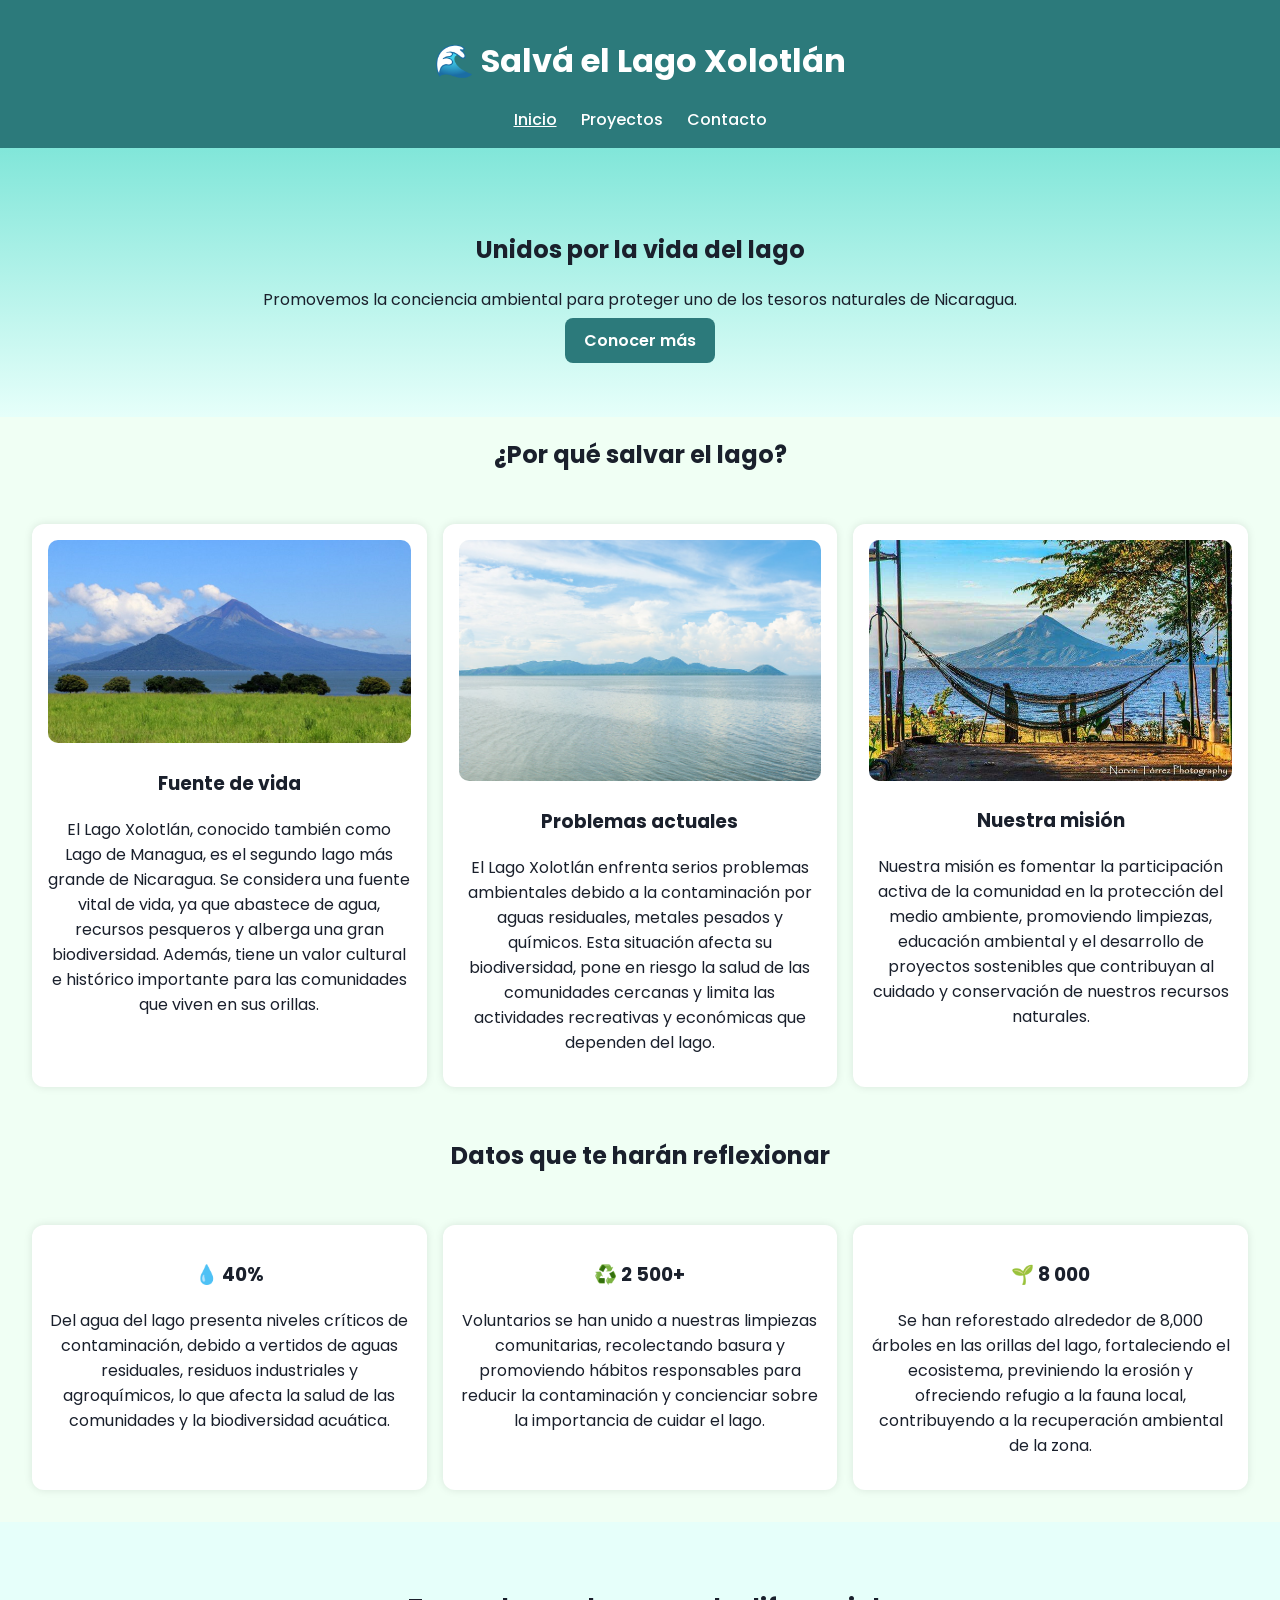
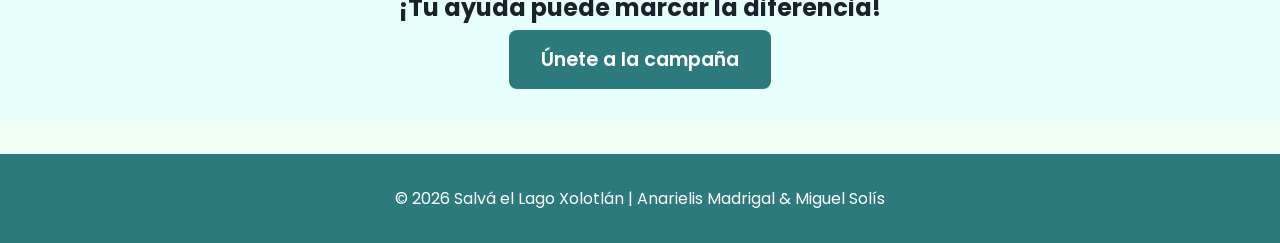
<file: index.html>
<!DOCTYPE html>
<html lang="es">
<head>
  <meta charset="UTF-8">
  <meta name="viewport" content="width=device-width, initial-scale=1.0">
  <title>Salvá el Lago Xolotlán</title>
  <meta name="description" content="Campaña ambiental para proteger el Lago Xolotlán en Managua, Nicaragua.">
  <meta name="author" content="Anarielis Madrigal y Miguel Solís">
  <meta name="keywords" content="lago xolotlan, medio ambiente, nicaragua, reforestación, agua, limpieza">
  <link rel="icon" href="imagenes/favicon.png" type="image/png">
  <link href="https://fonts.googleapis.com/css2?family=Poppins:wght@300;500;700&display=swap" rel="stylesheet">
  <link rel="stylesheet" href="css/style.css">
</head>
<body>
  <header class="header">
    <h1>🌊 Salvá el Lago Xolotlán</h1>
    <nav>
      <a href="index.html" class="active">Inicio</a>
      <a href="productos.html">Proyectos</a>
      <a href="contacto.html">Contacto</a>
    </nav>
  </header>

  <section class="hero">
    <h2>Unidos por la vida del lago</h2>
    <p>Promovemos la conciencia ambiental para proteger uno de los tesoros naturales de Nicaragua.</p>
    <a href="productos.html" class="btn">Conocer más</a>
  </section>

  <section class="info">
    <h2>¿Por qué salvar el lago?</h2>
    <div class="cards">
      <article>
        <img src="imagenes/Lago_Xolotlan_1.jpg" alt="Lago Xolotlán">
        <h3>Fuente de vida</h3>
        <p>El Lago Xolotlán, conocido también como Lago de Managua, es el segundo lago más grande de Nicaragua. Se considera una fuente vital de vida, ya que abastece de agua, recursos pesqueros y alberga una gran biodiversidad. Además, tiene un valor cultural e histórico importante para las comunidades que viven en sus orillas.</p>
      </article>
      <article>
        <img src="imagenes/Lago_Xolotlan_2.jpg" alt="Contaminación en el lago">
        <h3>Problemas actuales</h3>
        <p>El Lago Xolotlán enfrenta serios problemas ambientales debido a la contaminación por aguas residuales, metales pesados y químicos. Esta situación afecta su biodiversidad, pone en riesgo la salud de las comunidades cercanas y limita las actividades recreativas y económicas que dependen del lago.</p>
      </article>
      <article>
        <img src="imagenes/Lago_Xolotlan_4.jpg" alt="Voluntarios">
        <h3>Nuestra misión</h3>
        <p>Nuestra misión es fomentar la participación activa de la comunidad en la protección del medio ambiente, promoviendo limpiezas, educación ambiental y el desarrollo de proyectos sostenibles que contribuyan al cuidado y conservación de nuestros recursos naturales.</p>
      </article>
    </div>
  </section>

  <section class="impacto">
    <h2>Datos que te harán reflexionar</h2>
    <div class="cards">
      <article><h3>💧 40%</h3><p>Del agua del lago presenta niveles críticos de contaminación, debido a vertidos de aguas residuales, residuos industriales y agroquímicos, lo que afecta la salud de las comunidades y la biodiversidad acuática.</p></article>
      
      <article><h3>♻️ 2 500+</h3><p>Voluntarios se han unido a nuestras limpiezas comunitarias, recolectando basura y promoviendo hábitos responsables para reducir la contaminación y concienciar sobre la importancia de cuidar el lago.</p></article>
      
      <article><h3>🌱 8 000</h3><p>Se han reforestado alrededor de 8,000 árboles en las orillas del lago, fortaleciendo el ecosistema, previniendo la erosión y ofreciendo refugio a la fauna local, contribuyendo a la recuperación ambiental de la zona.</p></article>
    </div>
  </section>

  <section class="participa">
    <h2>¡Tu ayuda puede marcar la diferencia!</h2>
    <a href="contacto.html" class="btn grande">Únete a la campaña</a>
  </section>

  <footer class="footer">
    <p>&copy; <span id="year"></span> Salvá el Lago Xolotlán | Anarielis Madrigal & Miguel Solís</p>
  </footer>

  <script src="js/script.js"></script>
</body>
</html>
</file>
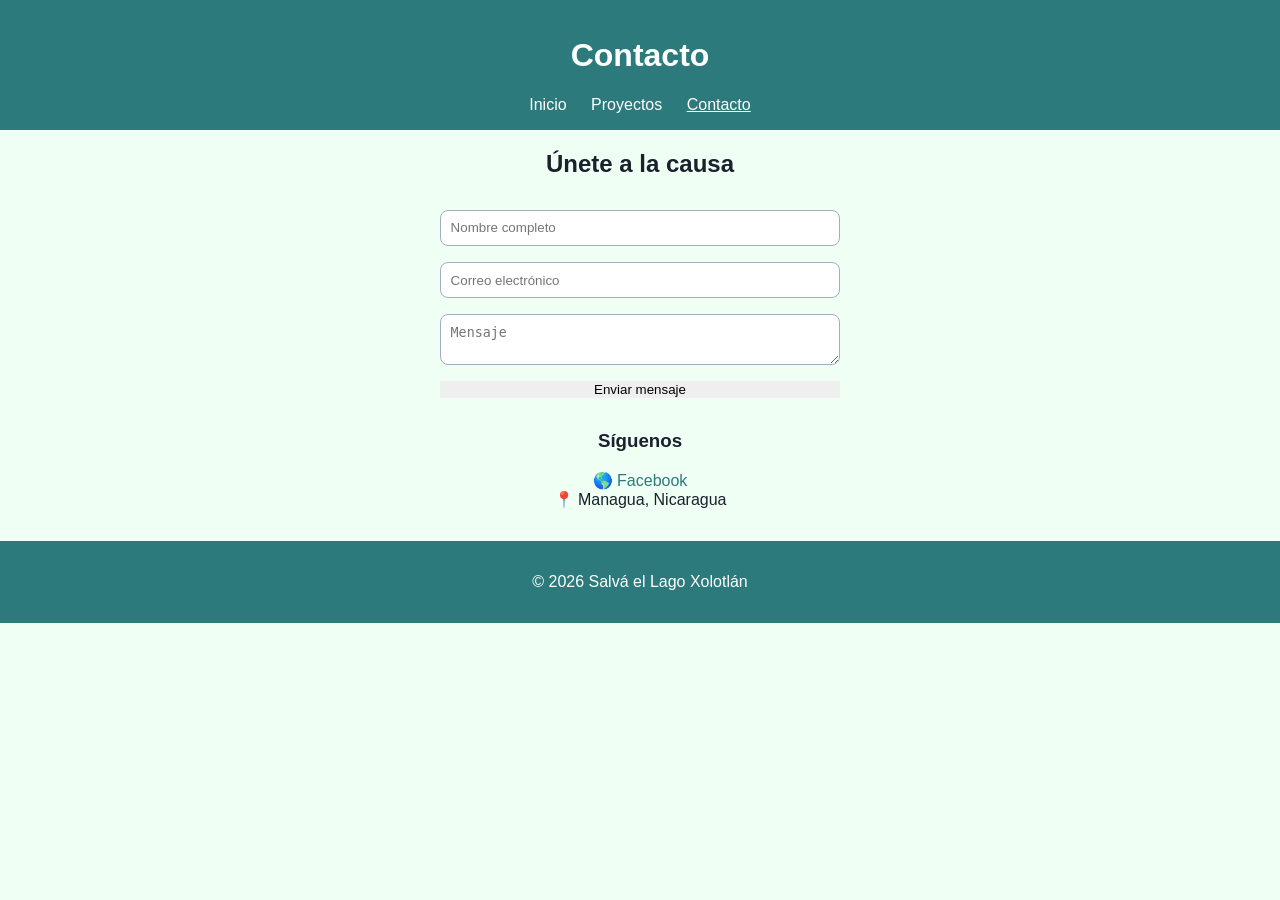
<file: contacto.html>
<!DOCTYPE html>
<html lang="es">
<head>
  <meta charset="UTF-8">
  <meta name="viewport" content="width=device-width, initial-scale=1.0">
  <title>Contacto – Salvá el Lago Xolotlán</title>
  <link rel="stylesheet" href="css/style.css">
</head>
<body>
  <header class="header">
    <h1>Contacto</h1>
    <nav>
      <a href="index.html">Inicio</a>
      <a href="productos.html">Proyectos</a>
      <a href="contacto.html" class="active">Contacto</a>
    </nav>
  </header>

  <main class="contact">
    <h2>Únete a la causa</h2>

    <form action="https://formspree.io/f/xanppdgo" method="POST" target="_blank">
  <input type="text" name="nombre" placeholder="Nombre completo" required>
  <input type="email" name="email" placeholder="Correo electrónico" required>
  <textarea name="mensaje" placeholder="Mensaje" required></textarea>
  <button type="submit">Enviar mensaje</button>
</form>


    <section class="extra">
      <h3>Síguenos</h3>
      <p>
        🌎 <a href="https://www.facebook.com/JICANicaragua?mibextid=ZbWKwL">Facebook</a><br>
        📍 Managua, Nicaragua
      </p>
    </section>
  </main>

  <footer class="footer">
    <p>&copy; <span id="year"></span> Salvá el Lago Xolotlán</p>
  </footer>
  <script src="js/script.js"></script>
</body>
</html>
</file>
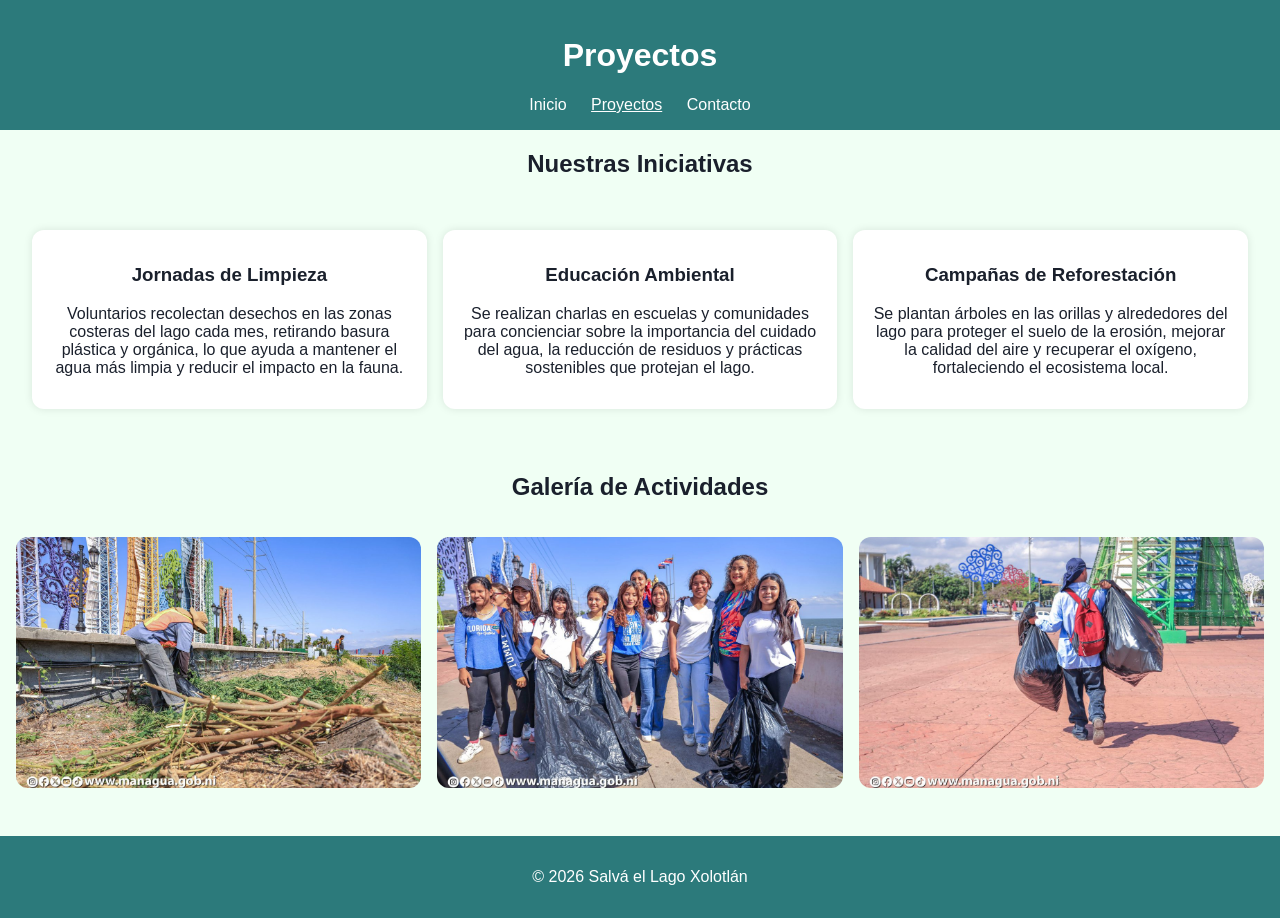
<file: productos.html>
<!DOCTYPE html>
<html lang="es">
<head>
  <meta charset="UTF-8">
  <meta name="viewport" content="width=device-width, initial-scale=1.0">
  <title>Proyectos – Salvá el Lago Xolotlán</title>
  <link rel="stylesheet" href="css/style.css">
</head>
<body>
  <header class="header">
    <h1>Proyectos</h1>
    <nav>
      <a href="index.html">Inicio</a>
      <a href="productos.html" class="active">Proyectos</a>
      <a href="contacto.html">Contacto</a>
    </nav>
  </header>

  <main class="projects">
    <h2>Nuestras Iniciativas</h2>
    <div class="cards">
      <article><h3>Jornadas de Limpieza</h3><p>Voluntarios recolectan desechos en las zonas costeras del lago cada mes, retirando basura plástica y orgánica, lo que ayuda a mantener el agua más limpia y reducir el impacto en la fauna.</p></article>
      
      <article><h3>Educación Ambiental</h3><p>Se realizan charlas en escuelas y comunidades para concienciar sobre la importancia del cuidado del agua, la reducción de residuos y prácticas sostenibles que protejan el lago.</p></article>
      
      <article><h3>Campañas de Reforestación</h3><p>Se plantan árboles en las orillas y alrededores del lago para proteger el suelo de la erosión, mejorar la calidad del aire y recuperar el oxígeno, fortaleciendo el ecosistema local.</p></article>
    </div>

    <section class="galeria">
      <h2>Galería de Actividades</h2>
      <div class="imagenes">
        <img src="imagenes/Jornada_de_limpieza.jpg" alt="">
        <img src="imagenes/Jornada_de_limpieza2.jpg" alt="">
        <img src="imagenes/Jornada_de_limpieza3.jpg" alt="">
      </div>
    </section>
  </main>

  <footer class="footer">
    <p>&copy; <span id="year"></span> Salvá el Lago Xolotlán</p>
  </footer>
  <script src="js/script.js"></script>
</body>
</html>
</file>
<file: css/style.css>
/* ---------------------------------------------
   ESTILOS GENERALES
---------------------------------------------- */
body {
  font-family: 'Poppins', sans-serif;
  margin: 0;
  background: #f0fff4;
  color: #1a202c;
}

h1, h2, h3 {
  text-align: center;
}

/* ---------------------------------------------
   ENCABEZADO / NAVEGACIÓN
---------------------------------------------- */
.header {
  background: #2c7a7b;
  color: #fff;
  padding: 1rem;
  text-align: center;
}

.header nav a {
  color: #fff;
  margin: 0 10px;
  text-decoration: none;
  font-weight: 500;
}

.header nav a:hover,
.header nav a.active {
  text-decoration: underline;
}

/* ---------------------------------------------
   SECCIÓN PRINCIPAL (HERO)
---------------------------------------------- */
.hero {
  padding: 4rem 1rem;
  text-align: center;
  background: linear-gradient(180deg, #81e6d9, #e6fffa);
}

.btn {
  background: #2c7a7b;
  color: #fff;
  padding: 0.7rem 1.2rem;
  border-radius: 8px;
  text-decoration: none;
  font-weight: 600;
  transition: 0.3s;
}

.btn:hover {
  background: #319795;
}

.btn.grande {
  font-size: 1.2rem;
  padding: 1rem 2rem;
}

/* ---------------------------------------------
   SECCIONES CON TARJETAS
---------------------------------------------- */
.cards {
  display: grid;
  grid-template-columns: repeat(auto-fit, minmax(250px, 1fr));
  gap: 1rem;
  padding: 2rem;
}

.cards article {
  background: #fff;
  padding: 1rem;
  border-radius: 12px;
  box-shadow: 0 0 8px rgba(0, 0, 0, 0.1);
  text-align: center;
}

.cards img {
  width: 100%;
  border-radius: 10px;
}

/* ---------------------------------------------
   GALERÍA DE IMÁGENES
---------------------------------------------- */
.galeria {
  margin-top: 2rem;
  text-align: center;
}

.galeria .imagenes {
  display: grid;
  grid-template-columns: repeat(auto-fit, minmax(200px, 1fr));
  gap: 1rem;
  padding: 1rem;
}

.galeria img {
  width: 100%;
  border-radius: 12px;
  transition: transform 0.3s;
}

.galeria img:hover {
  transform: scale(1.05);
}

/* ---------------------------------------------
   FORMULARIO DE CONTACTO
---------------------------------------------- */
.contact form {
  max-width: 400px;
  margin: 2rem auto;
  display: flex;
  flex-direction: column;
  gap: 1rem;
}

input,
textarea {
  padding: 0.6rem;
  border: 1px solid #a0aec0;
  border-radius: 8px;
}

button {
  border: none;
  cursor: pointer;
}

/* ---------------------------------------------
   SECCIÓN EXTRA (REDES SOCIALES)
---------------------------------------------- */
.extra {
  text-align: center;
  margin-top: 2rem;
}

.extra a {
  color: #2c7a7b;
  text-decoration: none;
}

.extra a:hover {
  text-decoration: underline;
}

/* ---------------------------------------------
   SECCIÓN “PARTICIPA”
---------------------------------------------- */
.participa {
  text-align: center;
  padding: 3rem 1rem;
  background: #e6fffa;
}

/* ---------------------------------------------
   PIE DE PÁGINA (FOOTER)
---------------------------------------------- */
.footer {
  text-align: center;
  background: #2c7a7b;
  color: #fff;
  padding: 1rem;
  margin-top: 2rem;
}
</file>
